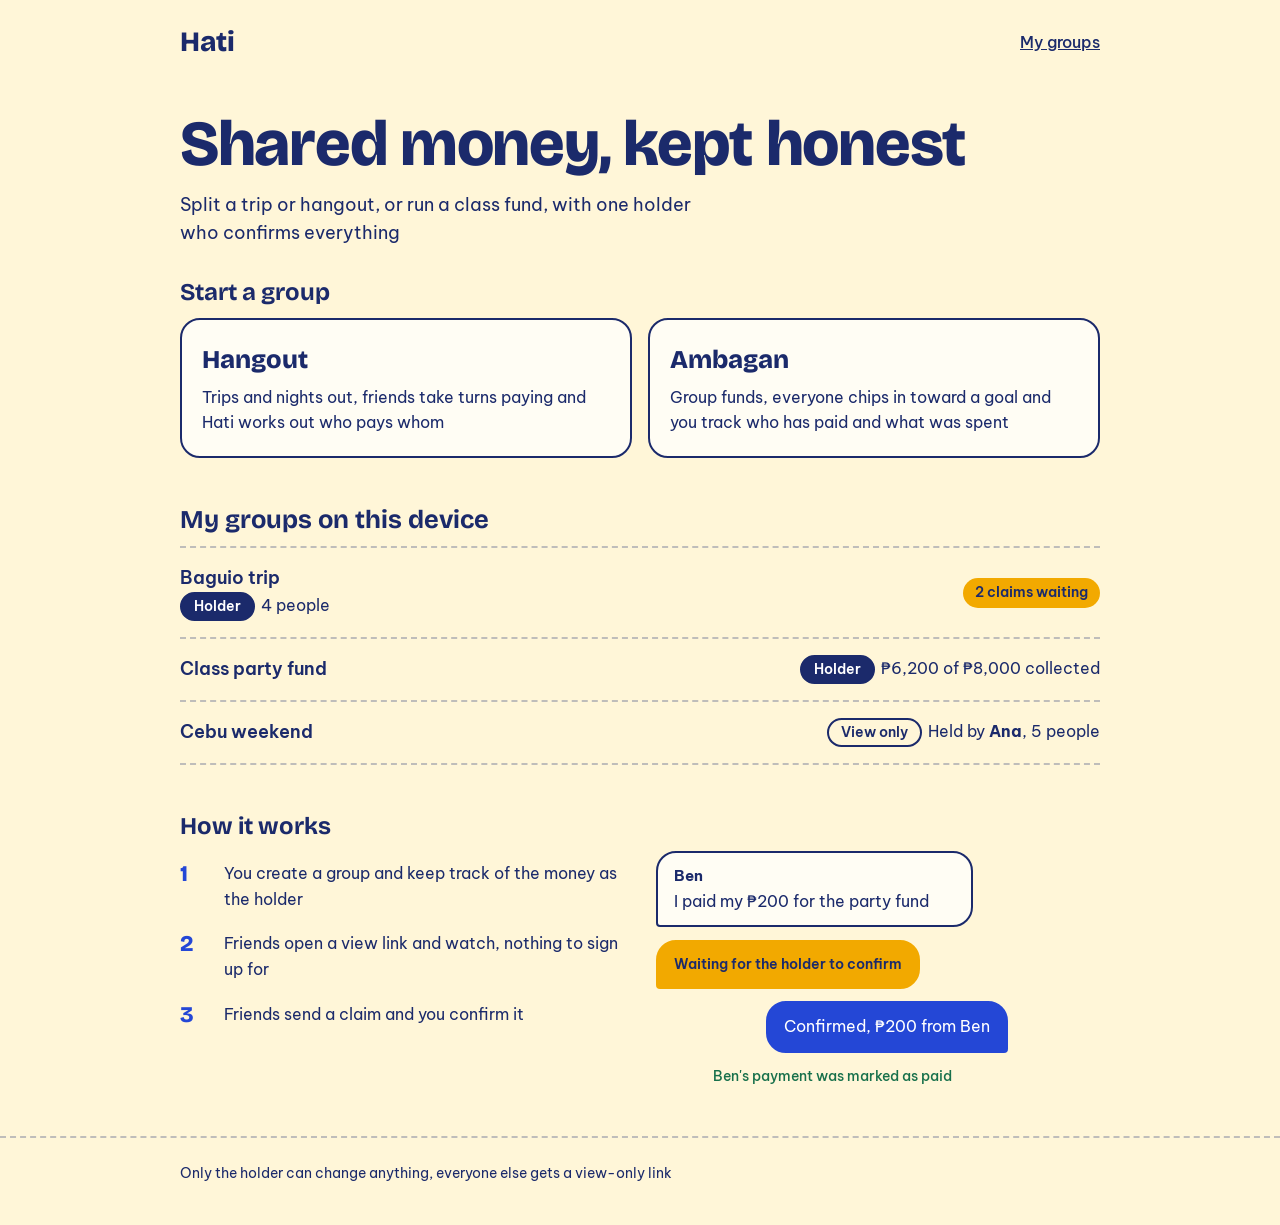
<file: index.html>
<!DOCTYPE html>
<html lang="en">
<head>
  <meta charset="UTF-8">
  <meta name="viewport" content="width=device-width, initial-scale=1.0, viewport-fit=cover">
  <title>Hati</title>
  <link rel="preconnect" href="https://fonts.googleapis.com">
  <link rel="preconnect" href="https://fonts.gstatic.com" crossorigin>
  <link href="https://fonts.googleapis.com/css2?family=Be+Vietnam+Pro:wght@400;500;600&family=Bricolage+Grotesque:wght@600;800&display=swap" rel="stylesheet">
  <link rel="stylesheet" href="style.css">
</head>
<body>
  <header>
    <div class="wrap">
      <a class="brand" href="index.html">Hati</a>
      <a class="top-link" href="#groups">My groups</a>
    </div>
  </header>
  <main class="wrap">
    <section class="intro">
      <h1>Shared money, kept honest</h1>
      <p>Split a trip or hangout, or run a class fund, with one holder who confirms everything</p>
    </section>
    <section class="block">
      <h2 class="section-title">Start a group</h2>
      <div class="choices">
        <a class="choice" href="hangout.html">
          <strong>Hangout</strong>
          <span>Trips and nights out, friends take turns paying and Hati works out who pays whom</span>
        </a>
        <a class="choice" href="ambagan.html">
          <strong>Ambagan</strong>
          <span>Group funds, everyone chips in toward a goal and you track who has paid and what was spent</span>
        </a>
      </div>
    </section>
    <section class="groups block" id="groups">
      <h2>My groups on this device</h2>
      <ul class="group-list">
        <li>
          <a href="hangout.html">
            <span class="name">Baguio trip</span>
            <span><span class="role">Holder</span>4 people</span>
            <span class="badge">2 claims waiting</span>
          </a>
        </li>
        <li>
          <a href="ambagan.html">
            <span class="name">Class party fund</span>
            <span><span class="role">Holder</span>₱6,200 of ₱8,000 collected</span>
          </a>
        </li>
        <li>
          <a href="hangout-view.html">
            <span class="name">Cebu weekend</span>
            <span><span class="role view">View only</span>Held by <strong>Ana</strong>, 5 people</span>
          </a>
        </li>
      </ul>
    </section>
    <section class="how block">
      <h2 class="section-title">How it works</h2>
      <div class="how-grid">
        <ol>
          <li>You create a group and keep track of the money as the holder</li>
          <li>Friends open a view link and watch, nothing to sign up for</li>
          <li>Friends send a claim and you confirm it</li>
        </ol>
        <div class="thread" aria-label="Example of a payment claim being confirmed">
          <p class="bubble" style="--i: 0"><span class="who">Ben</span>I paid my ₱200 for the party fund</p>
          <p class="bubble pending" style="--i: 1">Waiting for the holder to confirm</p>
          <p class="bubble out" style="--i: 2">Confirmed, ₱200 from Ben</p>
          <p class="log" style="--i: 3">Ben's payment was marked as paid</p>
        </div>
      </div>
    </section>
  </main>
  <footer>
    <div class="wrap">Only the holder can change anything, everyone else gets a view-only link</div>
  </footer>
</body>
</html>
</file>
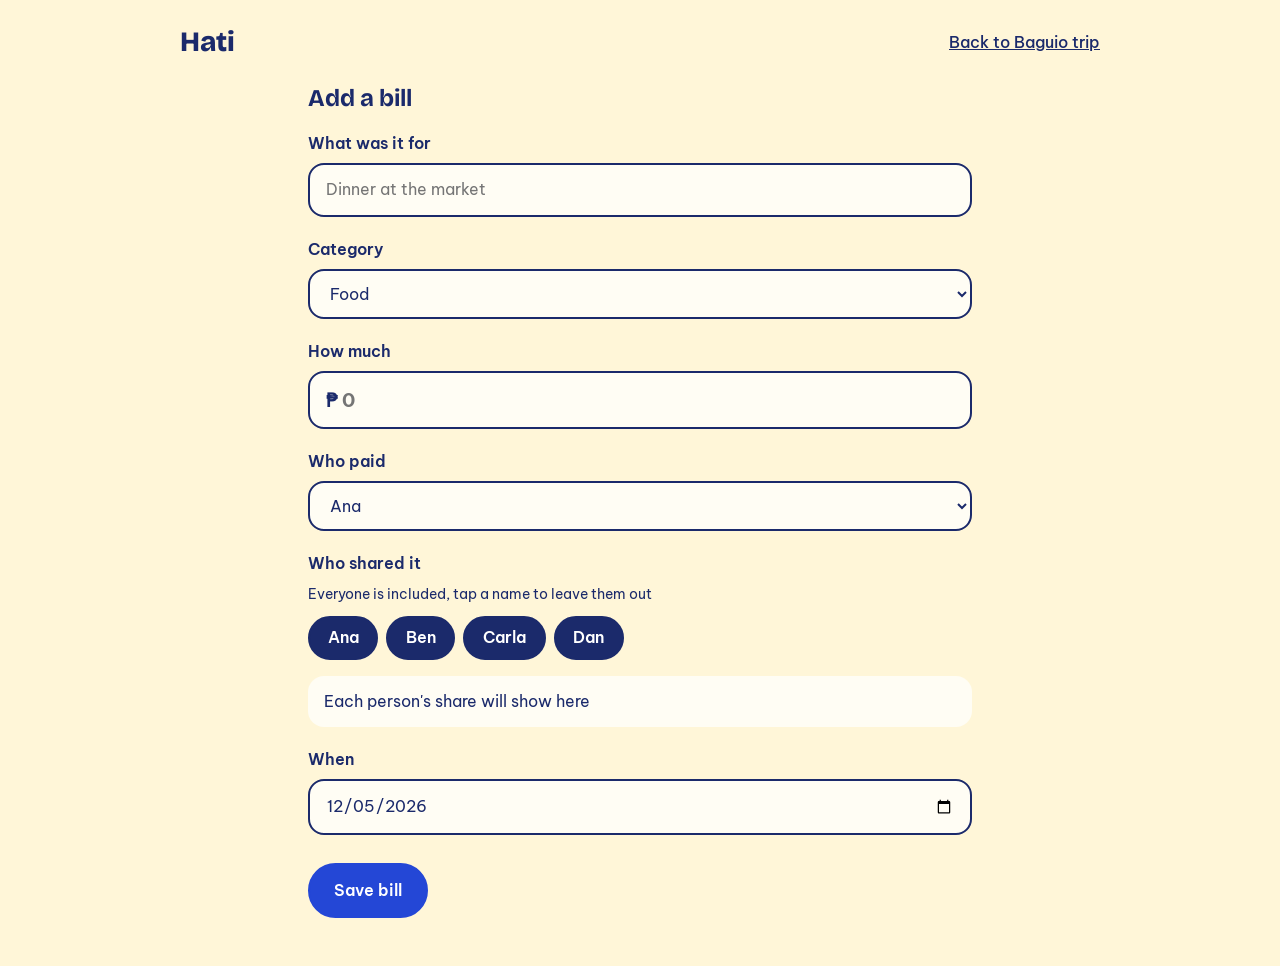
<file: bill.html>
<!DOCTYPE html>
<html lang="en">
<head>
  <meta charset="UTF-8">
  <meta name="viewport" content="width=device-width, initial-scale=1.0, viewport-fit=cover">
  <title>Hati, add a bill</title>
  <link rel="preconnect" href="https://fonts.googleapis.com">
  <link rel="preconnect" href="https://fonts.gstatic.com" crossorigin>
  <link href="https://fonts.googleapis.com/css2?family=Be+Vietnam+Pro:wght@400;500;600&family=Bricolage+Grotesque:wght@600;800&display=swap" rel="stylesheet">
  <link rel="stylesheet" href="style.css">
</head>
<body>
  <header>
    <div class="wrap">
      <a class="brand" href="index.html">Hati</a>
      <a class="top-link" href="hangout.html">Back to Baguio trip</a>
    </div>
  </header>
  <main class="wrap narrow">
    <h1 class="section-title">Add a bill</h1>
    <form id="bill-form" novalidate>
      <label class="field" for="what">What was it for</label>
      <input type="text" id="what" maxlength="40" placeholder="Dinner at the market">

      <label class="field" for="category">Category</label>
      <select id="category">
        <option>Food</option>
        <option>Transport</option>
        <option>Stay</option>
        <option>Activities</option>
        <option>Drinks</option>
        <option>Other</option>
      </select>

      <div id="custom-category" hidden>
        <label class="field" for="custom">Type the category</label>
        <input type="text" id="custom" maxlength="20" placeholder="Souvenirs">
      </div>

      <label class="field" for="amount">How much</label>
      <div class="money">
        <span>₱</span>
        <input type="text" id="amount" inputmode="decimal" autocomplete="off" placeholder="0">
      </div>

      <label class="field" for="payer">Who paid</label>
      <select id="payer">
        <option>Ana</option>
        <option>Ben</option>
        <option>Carla</option>
        <option>Dan</option>
      </select>

      <label class="field">Who shared it</label>
      <p class="helper">Everyone is included, tap a name to leave them out</p>
      <div class="people" id="people">
        <label class="chip"><input type="checkbox" checked>Ana</label>
        <label class="chip"><input type="checkbox" checked>Ben</label>
        <label class="chip"><input type="checkbox" checked>Carla</label>
        <label class="chip"><input type="checkbox" checked>Dan</label>
      </div>
      <p class="share-line" id="share-line">Each person's share will show here</p>

      <label class="field" for="when">When</label>
      <input type="date" id="when">

      <div class="form-actions">
        <button class="button" type="submit">Save bill</button>
        <p class="status-line" id="saved" role="status"></p>
      </div>
    </form>
  </main>
  <script src="money.js"></script>
</body>
</html>
</file>
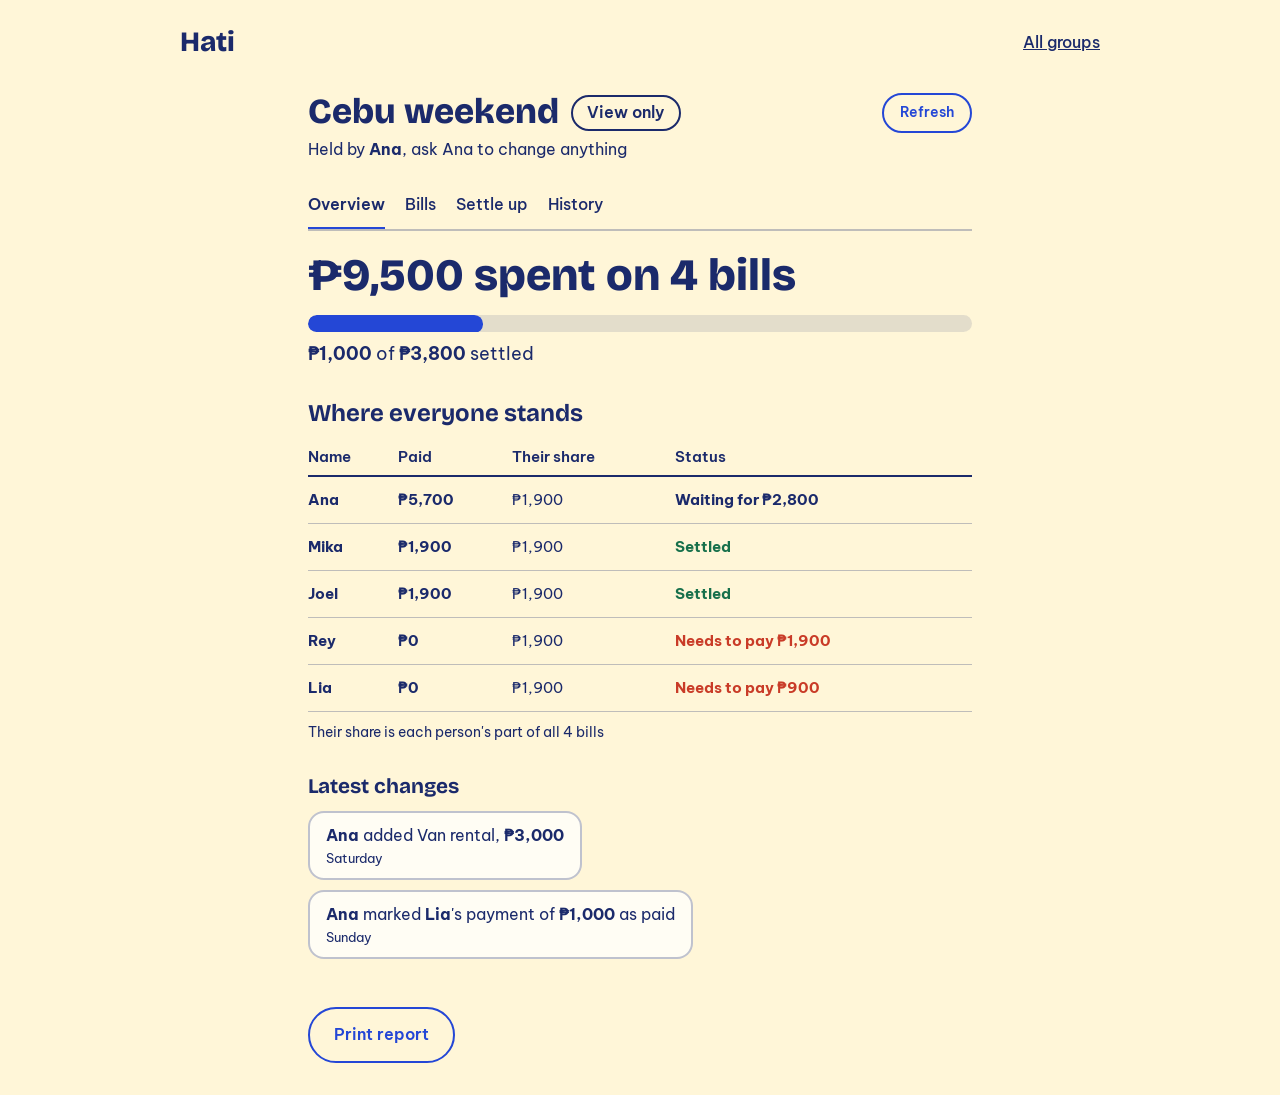
<file: hangout-view.html>
<!DOCTYPE html>
<html lang="en">
<head>
  <meta charset="UTF-8">
  <meta name="viewport" content="width=device-width, initial-scale=1.0, viewport-fit=cover">
  <title>Hati, Cebu weekend</title>
  <link rel="preconnect" href="https://fonts.googleapis.com">
  <link rel="preconnect" href="https://fonts.gstatic.com" crossorigin>
  <link href="https://fonts.googleapis.com/css2?family=Be+Vietnam+Pro:wght@400;500;600&family=Bricolage+Grotesque:wght@600;800&display=swap" rel="stylesheet">
  <link rel="stylesheet" href="style.css">
</head>
<body>
  <header>
    <div class="wrap">
      <a class="brand" href="index.html">Hati</a>
      <a class="top-link" href="index.html">All groups</a>
    </div>
  </header>
  <main class="wrap narrow">
    <div class="group-top">
      <div class="group-title">
        <h1>Cebu weekend</h1>
        <span class="role view">View only</span>
      </div>
      <button class="button ghost small" type="button">Refresh</button>
    </div>
    <p class="role-note">Held by <strong>Ana</strong>, ask Ana to change anything</p>
    <nav class="tabs" aria-label="Group sections">
      <a href="hangout-view.html" aria-current="page">Overview</a>
      <a href="#">Bills</a>
      <a href="#">Settle up</a>
      <a href="#">History</a>
    </nav>
    <section class="panel">
      <p class="big-line">₱9,500 spent on 4 bills</p>
      <div class="meter" role="img" aria-label="₱1,000 of ₱3,800 settled"><span style="--w: 26.3%"></span></div>
      <p class="sub"><strong>₱1,000</strong> of <strong>₱3,800</strong> settled</p>
    </section>
    <section class="panel">
      <h2 class="section-title">Where everyone stands</h2>
      <table class="standing">
        <thead>
          <tr><th>Name</th><th>Paid</th><th>Their share</th><th>Status</th></tr>
        </thead>
        <tbody>
          <tr><td><strong>Ana</strong></td><td><strong>₱5,700</strong></td><td>₱1,900</td><td class="waits">Waiting for ₱2,800</td></tr>
          <tr><td><strong>Mika</strong></td><td><strong>₱1,900</strong></td><td>₱1,900</td><td class="done">Settled</td></tr>
          <tr><td><strong>Joel</strong></td><td><strong>₱1,900</strong></td><td>₱1,900</td><td class="done">Settled</td></tr>
          <tr><td><strong>Rey</strong></td><td><strong>₱0</strong></td><td>₱1,900</td><td class="owes">Needs to pay ₱1,900</td></tr>
          <tr><td><strong>Lia</strong></td><td><strong>₱0</strong></td><td>₱1,900</td><td class="owes">Needs to pay ₱900</td></tr>
        </tbody>
      </table>
      <p class="explain">Their share is each person's part of all 4 bills</p>
    </section>
    <section class="panel">
      <h2 class="feed-title">Latest changes</h2>
      <div class="feed">
        <p><strong>Ana</strong> added Van rental, <strong>₱3,000</strong><span class="time">Saturday</span></p>
        <p><strong>Ana</strong> marked <strong>Lia</strong>'s payment of <strong>₱1,000</strong> as paid<span class="time">Sunday</span></p>
      </div>
    </section>
    <p class="panel"><button class="button ghost" type="button">Print report</button></p>
  </main>
</body>
</html>
</file>
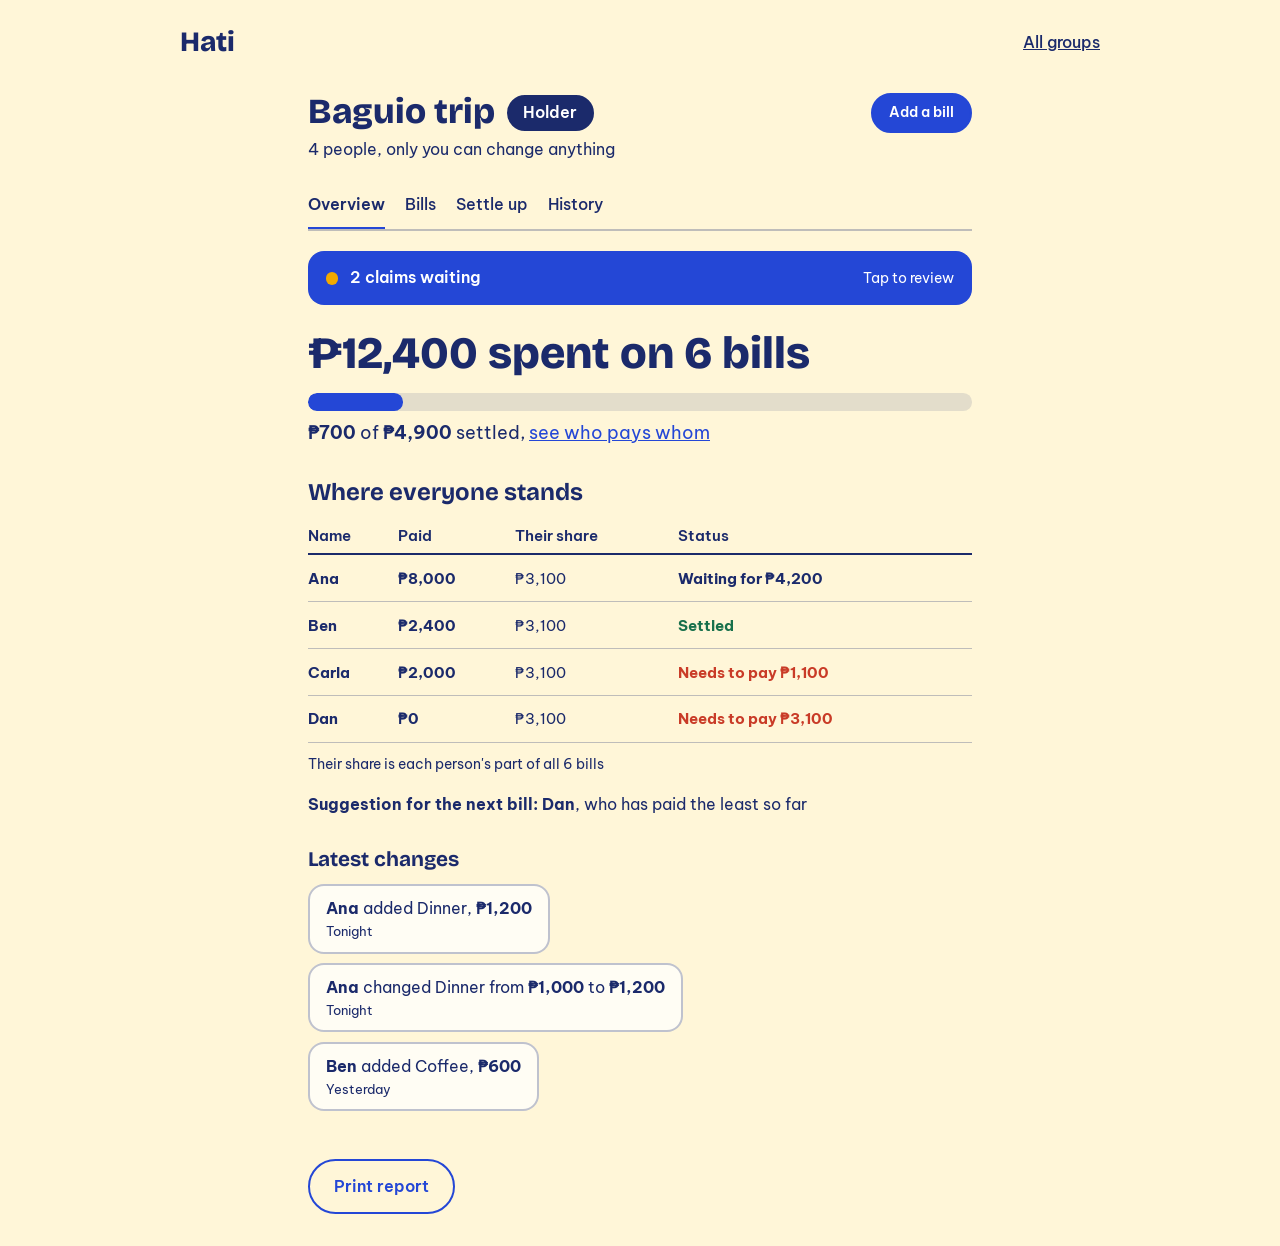
<file: hangout.html>
<!DOCTYPE html>
<html lang="en">
<head>
  <meta charset="UTF-8">
  <meta name="viewport" content="width=device-width, initial-scale=1.0, viewport-fit=cover">
  <title>Hati, Baguio trip</title>
  <link rel="preconnect" href="https://fonts.googleapis.com">
  <link rel="preconnect" href="https://fonts.gstatic.com" crossorigin>
  <link href="https://fonts.googleapis.com/css2?family=Be+Vietnam+Pro:wght@400;500;600&family=Bricolage+Grotesque:wght@600;800&display=swap" rel="stylesheet">
  <link rel="stylesheet" href="style.css">
</head>
<body>
  <header>
    <div class="wrap">
      <a class="brand" href="index.html">Hati</a>
      <a class="top-link" href="index.html">All groups</a>
    </div>
  </header>
  <main class="wrap narrow">
    <div class="group-top">
      <div class="group-title">
        <h1>Baguio trip</h1>
        <span class="role">Holder</span>
      </div>
      <a class="button small" href="bill.html">Add a bill</a>
    </div>
    <p class="role-note">4 people, only you can change anything</p>
    <nav class="tabs" aria-label="Group sections">
      <a href="hangout.html" aria-current="page">Overview</a>
      <a href="#">Bills</a>
      <a href="settle.html">Settle up</a>
      <a href="#">History</a>
    </nav>
    <details class="claims">
      <summary>
        <span class="dot"></span>
        <span>2 claims waiting</span>
        <span class="hint">Tap to review</span>
      </summary>
      <div class="claim">
        <p class="bubble"><span class="who">Ben</span>Paid for Transport <strong>₱120</strong></p>
        <div class="actions">
          <button class="button small" type="button">Confirm</button>
          <button class="link-button" type="button">Reject</button>
        </div>
      </div>
      <div class="claim">
        <p class="bubble"><span class="who">Dan</span>Paid <strong>Ana</strong> <strong>₱700</strong> by GCash</p>
        <div class="actions">
          <button class="button small" type="button">Confirm</button>
          <button class="link-button" type="button">Reject</button>
        </div>
      </div>
    </details>
    <section class="panel">
      <p class="big-line">₱12,400 spent on 6 bills</p>
      <div class="meter" role="img" aria-label="₱700 of ₱4,900 settled"><span style="--w: 14.3%"></span></div>
      <p class="sub"><strong>₱700</strong> of <strong>₱4,900</strong> settled, <a href="settle.html">see who pays whom</a></p>
    </section>
    <section class="panel">
      <h2 class="section-title">Where everyone stands</h2>
      <table class="standing">
        <thead>
          <tr><th>Name</th><th>Paid</th><th>Their share</th><th>Status</th></tr>
        </thead>
        <tbody>
          <tr><td><strong>Ana</strong></td><td><strong>₱8,000</strong></td><td>₱3,100</td><td class="waits">Waiting for ₱4,200</td></tr>
          <tr><td><strong>Ben</strong></td><td><strong>₱2,400</strong></td><td>₱3,100</td><td class="done">Settled</td></tr>
          <tr><td><strong>Carla</strong></td><td><strong>₱2,000</strong></td><td>₱3,100</td><td class="owes">Needs to pay ₱1,100</td></tr>
          <tr><td><strong>Dan</strong></td><td><strong>₱0</strong></td><td>₱3,100</td><td class="owes">Needs to pay ₱3,100</td></tr>
        </tbody>
      </table>
      <p class="explain">Their share is each person's part of all 6 bills</p>
      <p class="suggest"><strong>Suggestion for the next bill:</strong> <strong>Dan</strong>, who has paid the least so far</p>
    </section>
    <section class="panel">
      <h2 class="feed-title">Latest changes</h2>
      <div class="feed">
        <p><strong>Ana</strong> added Dinner, <strong>₱1,200</strong><span class="time">Tonight</span></p>
        <p><strong>Ana</strong> changed Dinner from <strong>₱1,000</strong> to <strong>₱1,200</strong><span class="time">Tonight</span></p>
        <p><strong>Ben</strong> added Coffee, <strong>₱600</strong><span class="time">Yesterday</span></p>
      </div>
    </section>
    <p class="panel"><button class="button ghost" type="button">Print report</button></p>
  </main>
</body>
</html>
</file>
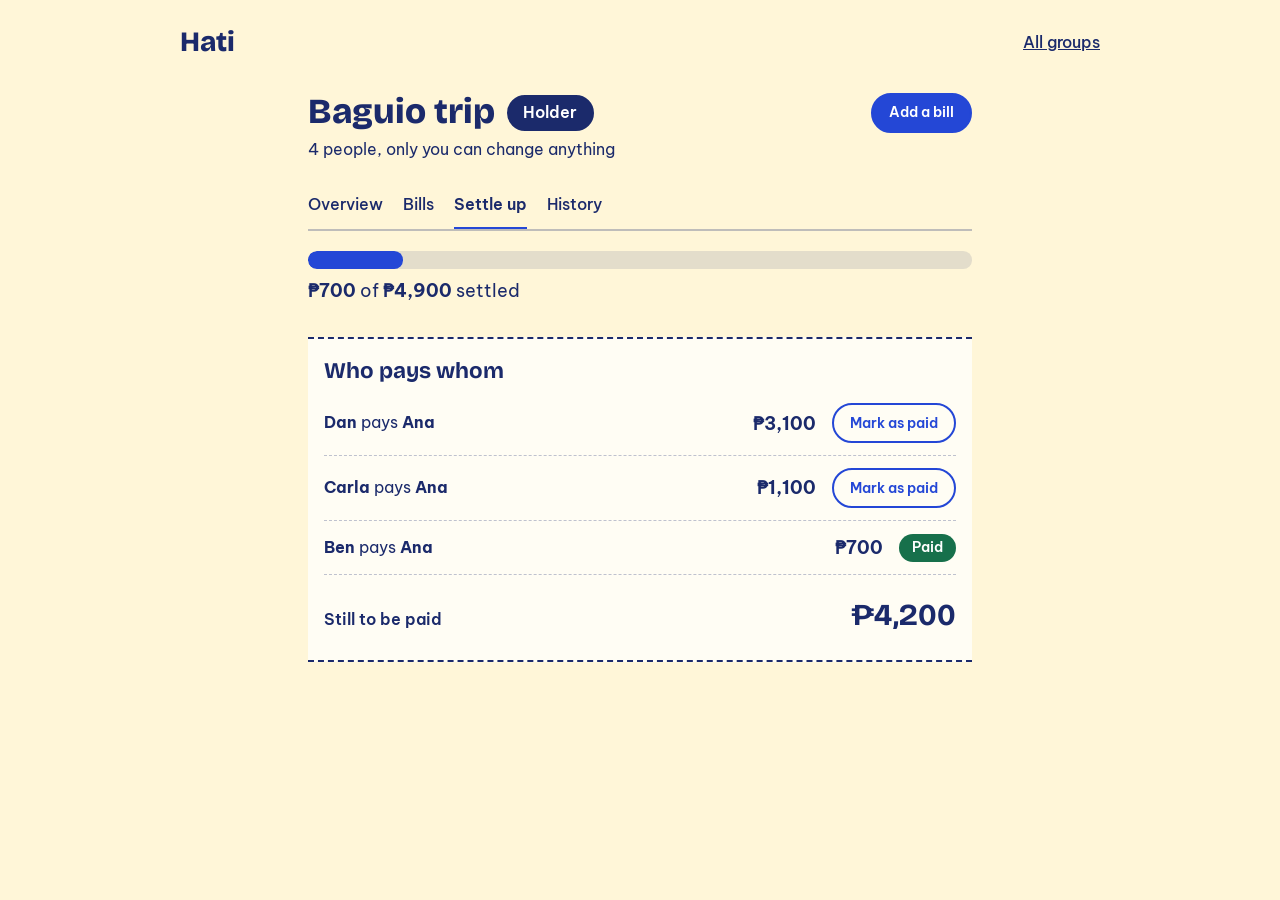
<file: settle.html>
<!DOCTYPE html>
<html lang="en">
<head>
  <meta charset="UTF-8">
  <meta name="viewport" content="width=device-width, initial-scale=1.0, viewport-fit=cover">
  <title>Hati, settle up</title>
  <link rel="preconnect" href="https://fonts.googleapis.com">
  <link rel="preconnect" href="https://fonts.gstatic.com" crossorigin>
  <link href="https://fonts.googleapis.com/css2?family=Be+Vietnam+Pro:wght@400;500;600&family=Bricolage+Grotesque:wght@600;800&display=swap" rel="stylesheet">
  <link rel="stylesheet" href="style.css">
</head>
<body>
  <header>
    <div class="wrap">
      <a class="brand" href="index.html">Hati</a>
      <a class="top-link" href="index.html">All groups</a>
    </div>
  </header>
  <main class="wrap narrow">
    <div class="group-top">
      <div class="group-title">
        <h1>Baguio trip</h1>
        <span class="role">Holder</span>
      </div>
      <a class="button small" href="bill.html">Add a bill</a>
    </div>
    <p class="role-note">4 people, only you can change anything</p>
    <nav class="tabs" aria-label="Group sections">
      <a href="hangout.html">Overview</a>
      <a href="#">Bills</a>
      <a href="settle.html" aria-current="page">Settle up</a>
      <a href="#">History</a>
    </nav>
    <section class="panel">
      <div class="meter" role="img" aria-label="₱700 of ₱4,900 settled"><span style="--w: 14.3%"></span></div>
      <p class="sub"><strong>₱700</strong> of <strong>₱4,900</strong> settled</p>
    </section>
    <section class="receipt">
      <h2>Who pays whom</h2>
      <ul class="lines">
        <li><span><strong>Dan</strong> pays <strong>Ana</strong></span><b>₱3,100</b><button class="button ghost small" type="button">Mark as paid</button></li>
        <li><span><strong>Carla</strong> pays <strong>Ana</strong></span><b>₱1,100</b><button class="button ghost small" type="button">Mark as paid</button></li>
        <li><span><strong>Ben</strong> pays <strong>Ana</strong></span><b>₱700</b><span class="paid-tag">Paid</span></li>
      </ul>
      <p class="total"><span>Still to be paid</span><b>₱4,200</b></p>
    </section>
  </main>
</body>
</html>
</file>
<file: style.css>
:root {
  --page: #FFF6D8;
  --paper: #FFFDF4;
  --ink: #1B2A6B;
  --pen: #2447D6;
  --mango: #F2A900;
  --leaf: #17704B;
  --tomato: #C93B27;
  --line: rgba(27, 42, 107, 0.28);
}

* {
  box-sizing: border-box;
  margin: 0;
}

html {
  scroll-padding-top: env(safe-area-inset-top, 0px);
}

body {
  background: var(--page);
  color: var(--ink);
  font-family: "Be Vietnam Pro", sans-serif;
  line-height: 1.6;
  padding-top: env(safe-area-inset-top, 0px);
  padding-bottom: env(safe-area-inset-bottom, 0px);
}

a {
  color: var(--pen);
}

:focus-visible {
  outline: 3px solid var(--mango);
  outline-offset: 2px;
}

.wrap {
  max-width: 60rem;
  margin: 0 auto;
  padding: 0 1.25rem;
}

.narrow {
  max-width: 44rem;
}

header .wrap {
  display: flex;
  justify-content: space-between;
  align-items: center;
  padding-top: 1.25rem;
  padding-bottom: 1.25rem;
}

.brand {
  font-family: "Bricolage Grotesque", sans-serif;
  font-weight: 800;
  font-size: 1.75rem;
  color: var(--ink);
  text-decoration: none;
}

.top-link {
  color: var(--ink);
  font-weight: 500;
}

h1,
h2 {
  font-family: "Bricolage Grotesque", sans-serif;
  line-height: 1.1;
}

.button {
  display: inline-block;
  padding: 0.8rem 1.5rem;
  border: 2px solid var(--pen);
  background: var(--pen);
  color: #fff;
  border-radius: 999px;
  font: inherit;
  font-weight: 600;
  text-decoration: none;
  cursor: pointer;
}

.button:hover {
  background: var(--ink);
  border-color: var(--ink);
}

.button.ghost {
  background: transparent;
  color: var(--pen);
}

.button.ghost:hover {
  background: var(--pen);
  border-color: var(--pen);
  color: #fff;
}

.button.small {
  padding: 0.4rem 1rem;
  font-size: 0.9rem;
}

.hero {
  display: grid;
  gap: 2.5rem;
  padding: 2rem 0 3rem;
}

.hero h1 {
  font-size: clamp(2.2rem, 8vw, 3.8rem);
  font-weight: 800;
  letter-spacing: -0.02em;
}

.hero p {
  max-width: 32rem;
  margin: 1rem 0 1.75rem;
}

@media (min-width: 760px) {
  .hero {
    grid-template-columns: 1.2fr 1fr;
    align-items: center;
    padding: 3.5rem 0 4.5rem;
  }
}

.thread {
  display: flex;
  flex-direction: column;
  gap: 0.75rem;
  max-width: 22rem;
}

.bubble {
  max-width: 90%;
  padding: 0.7rem 1rem;
  background: var(--paper);
  border: 2px solid var(--ink);
  border-radius: 1.25rem 1.25rem 1.25rem 0.25rem;
}

.bubble.out {
  align-self: flex-end;
  background: var(--pen);
  border-color: var(--pen);
  color: #fff;
  border-radius: 1.25rem 1.25rem 0.25rem 1.25rem;
}

.bubble.pending {
  align-self: flex-start;
  background: var(--mango);
  border-color: var(--mango);
  font-size: 0.9rem;
  font-weight: 600;
}

.who {
  display: block;
  font-size: 0.85rem;
  font-weight: 600;
}

.log {
  text-align: center;
  font-size: 0.9rem;
  font-weight: 500;
  color: var(--leaf);
}

.thread .bubble,
.thread .log {
  animation: pop 0.45s both;
  animation-delay: calc(var(--i) * 0.55s + 0.3s);
}

@keyframes pop {
  from {
    opacity: 0;
    transform: scale(0.9) translateY(8px);
  }
  to {
    opacity: 1;
    transform: none;
  }
}

@media (prefers-reduced-motion: reduce) {
  .thread .bubble,
  .thread .log {
    animation: none;
  }
}

.groups h2 {
  font-size: 1.6rem;
  margin-bottom: 0.75rem;
}

.group-list {
  list-style: none;
  padding: 0;
  border-bottom: 2px dashed var(--line);
}

.group-list a {
  display: grid;
  grid-template-columns: 1fr auto;
  gap: 0 1rem;
  padding: 1rem 0;
  border-top: 2px dashed var(--line);
  color: var(--ink);
  text-decoration: none;
}

.group-list a:hover .name {
  text-decoration: underline;
}

.name {
  font-weight: 600;
  font-size: 1.1rem;
}

.badge {
  grid-column: 2;
  grid-row: 1 / span 2;
  align-self: center;
  padding: 0.25rem 0.75rem;
  background: var(--mango);
  border-radius: 999px;
  font-size: 0.85rem;
  font-weight: 600;
}

.group-head {
  padding: 0.5rem 0 0;
}

.group-head h1 {
  font-size: 2.2rem;
  font-weight: 800;
}

.tabs {
  display: flex;
  gap: 1.25rem;
  margin: 1.25rem 0;
  overflow-x: auto;
  border-bottom: 2px solid var(--line);
}

.tabs a {
  padding: 0.6rem 0;
  color: var(--ink);
  font-weight: 500;
  text-decoration: none;
  white-space: nowrap;
}

.tabs a[aria-current="page"] {
  margin-bottom: -2px;
  border-bottom: 4px solid var(--pen);
  font-weight: 600;
}

.claims {
  margin-bottom: 1.5rem;
  background: var(--pen);
  color: #fff;
  border-radius: 1rem;
}

.claims summary {
  display: flex;
  align-items: center;
  gap: 0.75rem;
  padding: 0.9rem 1.1rem;
  font-weight: 600;
  cursor: pointer;
  list-style: none;
}

.claims summary::-webkit-details-marker {
  display: none;
}

.dot {
  width: 0.8rem;
  height: 0.8rem;
  background: var(--mango);
  border-radius: 50%;
}

.hint {
  margin-left: auto;
  font-size: 0.9rem;
  font-weight: 400;
}

.claim {
  display: grid;
  gap: 0.5rem;
  padding: 0 1.1rem 1.1rem;
}

.claim .bubble {
  justify-self: start;
  max-width: 100%;
  border-color: transparent;
  color: var(--ink);
}

.claim .button {
  padding: 0.3rem 1rem;
  background: var(--mango);
  border-color: var(--mango);
  color: var(--ink);
  font-size: 0.9rem;
}

.claim .button:hover {
  background: #fff;
  border-color: #fff;
}

.receipt {
  margin-bottom: 2rem;
  padding: 1.25rem 1rem;
  background: var(--paper);
  border-top: 2px dashed var(--ink);
  border-bottom: 2px dashed var(--ink);
}

.receipt h2 {
  margin-bottom: 0.5rem;
  font-size: 1.4rem;
}

.lines {
  list-style: none;
  padding: 0;
}

.lines li {
  display: grid;
  grid-template-columns: 1fr auto;
  align-items: center;
  gap: 0.5rem 1rem;
  padding: 0.75rem 0;
  border-bottom: 1px dashed var(--line);
}

.lines b {
  font-size: 1.15rem;
  font-variant-numeric: tabular-nums;
}

.lines .button {
  grid-column: 1 / -1;
  justify-self: start;
}

@media (min-width: 600px) {
  .lines li {
    grid-template-columns: 1fr auto auto;
  }

  .lines .button,
  .lines .paid-tag {
    grid-column: auto;
  }
}

.total {
  display: flex;
  justify-content: space-between;
  align-items: baseline;
  padding-top: 1rem;
  font-weight: 600;
}

.total b {
  font-family: "Bricolage Grotesque", sans-serif;
  font-size: 1.9rem;
  font-variant-numeric: tabular-nums;
}

.feed-title {
  margin-bottom: 0.75rem;
  font-size: 1.3rem;
}

.feed {
  display: flex;
  flex-direction: column;
  gap: 0.6rem;
  margin-bottom: 3rem;
}

.feed p {
  align-self: flex-start;
  max-width: 90%;
  padding: 0.6rem 1rem;
  background: var(--paper);
  border: 2px solid var(--line);
  border-radius: 1rem;
}

.time {
  display: block;
  font-size: 0.8rem;
}

footer {
  border-top: 2px dashed var(--line);
  padding: 1.5rem 0 2.5rem;
  font-size: 0.9rem;
}

.block {
  margin-bottom: 3rem;
}

.intro {
  padding: 1.5rem 0 2rem;
}

.intro h1 {
  font-size: clamp(2.4rem, 9vw, 4rem);
  font-weight: 800;
  letter-spacing: -0.02em;
}

.intro p {
  max-width: 34rem;
  margin-top: 0.75rem;
  font-size: 1.1rem;
}

.section-title {
  margin-bottom: 0.75rem;
  font-size: 1.5rem;
}

.choices {
  display: grid;
  gap: 1rem;
}

@media (min-width: 640px) {
  .choices {
    grid-template-columns: 1fr 1fr;
  }
}

.choice {
  display: block;
  padding: 1.25rem;
  background: var(--paper);
  border: 2px solid var(--ink);
  border-radius: 1.25rem;
  color: var(--ink);
  text-decoration: none;
}

.choice:hover {
  background: var(--mango);
}

.choice strong {
  display: block;
  margin-bottom: 0.25rem;
  font-family: "Bricolage Grotesque", sans-serif;
  font-size: 1.6rem;
  font-weight: 800;
}

.role {
  display: inline-block;
  margin-right: 0.4rem;
  padding: 0.1rem 0.75rem;
  background: var(--ink);
  border: 2px solid var(--ink);
  border-radius: 999px;
  color: #fff;
  font-size: 0.85rem;
  font-weight: 600;
}

.role.view {
  background: transparent;
  color: var(--ink);
}

.group-top {
  display: flex;
  flex-wrap: wrap;
  align-items: center;
  justify-content: space-between;
  gap: 0.75rem;
  padding-top: 0.5rem;
}

.group-title {
  display: flex;
  flex-wrap: wrap;
  align-items: center;
  gap: 0.75rem;
}

.group-title h1 {
  font-size: 2.2rem;
  font-weight: 800;
}

.group-title .role {
  margin-right: 0;
  font-size: 1rem;
  padding: 0.2rem 0.9rem;
}

.role-note {
  margin-top: 0.25rem;
}

.how-grid {
  display: grid;
  gap: 2rem;
}

@media (min-width: 760px) {
  .how-grid {
    grid-template-columns: 1fr 1fr;
    align-items: start;
  }
}

.how ol {
  list-style: none;
  padding: 0;
  counter-reset: step;
}

.how li {
  display: grid;
  grid-template-columns: 2rem 1fr;
  gap: 0.75rem;
  padding: 0.6rem 0;
  counter-increment: step;
}

.how li::before {
  content: counter(step);
  color: var(--pen);
  font-family: "Bricolage Grotesque", sans-serif;
  font-size: 1.4rem;
  font-weight: 800;
  line-height: 1.2;
}

.panel {
  margin-bottom: 2rem;
}

.big-line {
  font-family: "Bricolage Grotesque", sans-serif;
  font-size: clamp(2rem, 7vw, 2.8rem);
  font-weight: 800;
  line-height: 1.1;
}

.sub {
  margin-top: 0.4rem;
  font-size: 1.1rem;
}

.paid {
  display: grid;
  gap: 0.6rem;
  list-style: none;
  padding: 0;
}

.paid li {
  display: grid;
  grid-template-columns: 4.5rem 1fr 5rem;
  align-items: center;
  gap: 0.75rem;
}

.paid b {
  text-align: right;
  font-variant-numeric: tabular-nums;
}

.track {
  --share: 38.75%;
  position: relative;
  height: 1.1rem;
  background: rgba(27, 42, 107, 0.12);
  border-radius: 0.55rem;
}

.track span {
  display: block;
  width: var(--w);
  height: 100%;
  background: var(--pen);
  border-radius: 0.55rem;
}

.track::after {
  content: "";
  position: absolute;
  top: -4px;
  bottom: -4px;
  left: var(--share);
  border-left: 3px dashed var(--tomato);
}

.legend {
  margin-top: 0.75rem;
  font-size: 0.9rem;
}

.suggest {
  margin-top: 1rem;
}

.meter {
  height: 1.1rem;
  margin: 0.9rem 0 0.5rem;
  overflow: hidden;
  background: rgba(27, 42, 107, 0.12);
  border-radius: 0.55rem;
}

.meter span {
  display: block;
  width: var(--w, 77.5%);
  height: 100%;
  background: var(--pen);
  border-radius: 0.55rem;
  transform-origin: left;
  animation: fill 1s ease-out both;
}

@keyframes fill {
  from {
    transform: scaleX(0);
  }
  to {
    transform: scaleX(1);
  }
}

@media (prefers-reduced-motion: reduce) {
  .meter span {
    animation: none;
  }
}

.facts {
  margin: 1.25rem 0;
  list-style: none;
  padding: 0;
}

.facts li {
  display: flex;
  justify-content: space-between;
  align-items: baseline;
  padding: 0.75rem 0;
  border-bottom: 1px solid var(--line);
}

.facts b {
  font-family: "Bricolage Grotesque", sans-serif;
  font-size: 1.6rem;
}

.note {
  margin-bottom: 2rem;
  font-size: 0.9rem;
}

.tabs {
  overflow-y: hidden;
}

strong {
  font-weight: 700;
}

.who {
  font-size: 0.95rem;
  font-weight: 700;
}

.standing {
  width: 100%;
  margin: 0.5rem 0;
  border-collapse: collapse;
  font-size: 0.92rem;
}

.standing th {
  padding: 0.4rem 0.4rem 0.4rem 0;
  border-bottom: 2px solid var(--ink);
  font-weight: 600;
  text-align: left;
}

.standing td {
  padding: 0.7rem 0.4rem 0.7rem 0;
  border-bottom: 1px solid var(--line);
  vertical-align: top;
  font-variant-numeric: tabular-nums;
}

.owes {
  color: var(--tomato);
  font-weight: 700;
}

.waits {
  font-weight: 700;
}

.done {
  color: var(--leaf);
  font-weight: 700;
}

.explain {
  margin-top: 0.6rem;
  font-size: 0.9rem;
}

form label.field {
  display: block;
  margin: 1.25rem 0 0.4rem;
  font-weight: 600;
}

form input[type="text"],
form input[type="date"],
form select {
  width: 100%;
  padding: 0.75rem 1rem;
  background: var(--paper);
  border: 2px solid var(--ink);
  border-radius: 1rem;
  color: var(--ink);
  font: inherit;
}

form input,
form select {
  accent-color: var(--pen);
}

.money {
  display: flex;
  align-items: center;
  background: var(--paper);
  border: 2px solid var(--ink);
  border-radius: 1rem;
}

.money:focus-within {
  outline: 3px solid var(--mango);
  outline-offset: 2px;
}

.money span {
  padding-left: 1rem;
  font-size: 1.2rem;
  font-weight: 700;
}

form .money input[type="text"] {
  width: 100%;
  padding: 0.75rem 1rem 0.75rem 0.25rem;
  background: transparent;
  border: 0;
  border-radius: 0;
  color: var(--ink);
  font: inherit;
  font-size: 1.2rem;
  font-weight: 700;
  outline: none;
}

.people {
  display: flex;
  flex-wrap: wrap;
  gap: 0.5rem;
}

.chip {
  position: relative;
  display: inline-flex;
  align-items: center;
  padding: 0.45rem 1.1rem;
  background: var(--paper);
  border: 2px solid var(--ink);
  border-radius: 999px;
  font-weight: 600;
  cursor: pointer;
}

.chip input {
  position: absolute;
  inset: 0;
  margin: 0;
  opacity: 0;
  cursor: pointer;
}

.chip:has(input:checked) {
  background: var(--ink);
  color: #fff;
}

.chip:has(input:focus-visible) {
  outline: 3px solid var(--mango);
  outline-offset: 2px;
}

.share-line {
  margin-top: 1rem;
  padding: 0.8rem 1rem;
  background: var(--paper);
  border-radius: 1rem;
}

.form-actions {
  margin: 1.75rem 0 3rem;
}

.status-line {
  margin-top: 0.75rem;
  font-weight: 600;
}

.actions {
  display: flex;
  align-items: center;
  gap: 0.5rem;
  padding-left: 0.25rem;
}

.link-button {
  padding: 0.3rem 0.5rem;
  background: none;
  border: 0;
  color: #fff;
  font: inherit;
  font-size: 0.9rem;
  text-decoration: underline;
  cursor: pointer;
}

.paid-tag {
  grid-column: 1 / -1;
  justify-self: start;
  padding: 0.2rem 0.8rem;
  background: var(--leaf);
  border-radius: 999px;
  color: #fff;
  font-size: 0.85rem;
  font-weight: 600;
}

.helper {
  margin-bottom: 0.6rem;
  font-size: 0.9rem;
}
</file>
